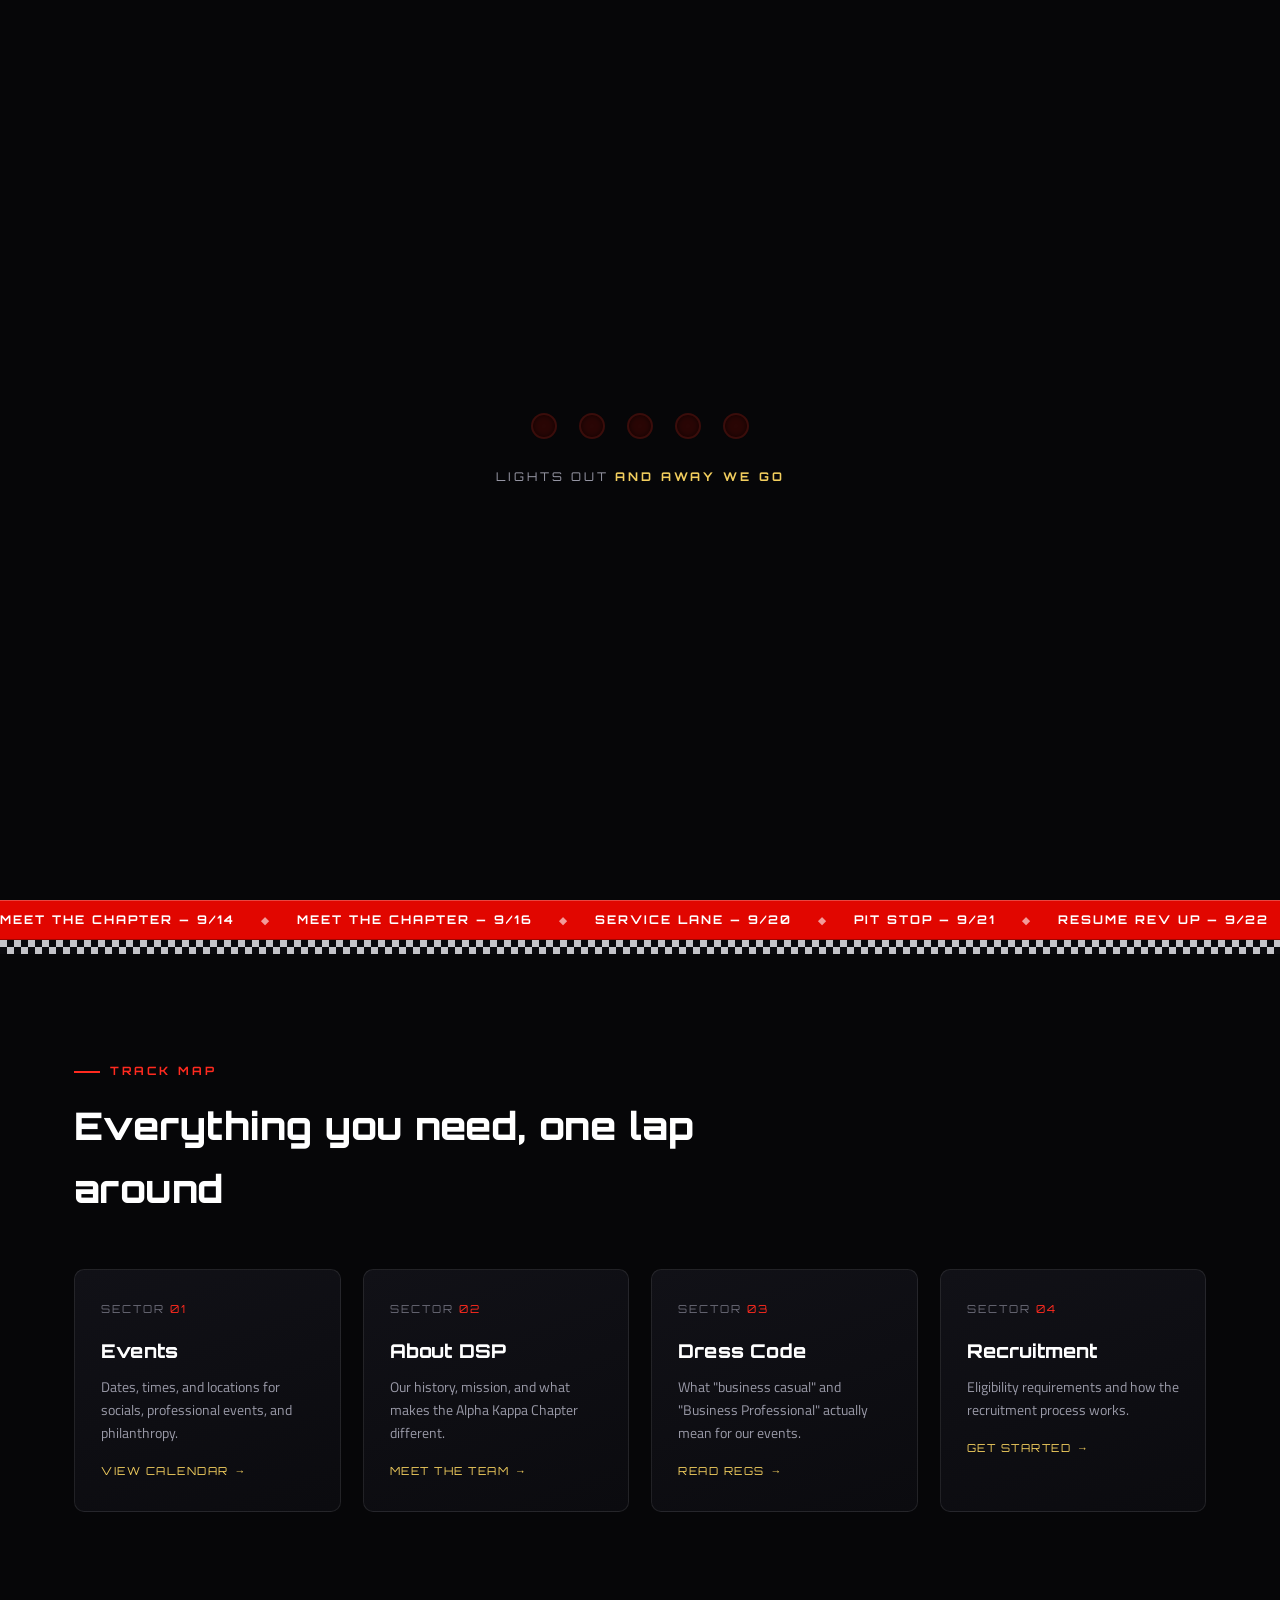
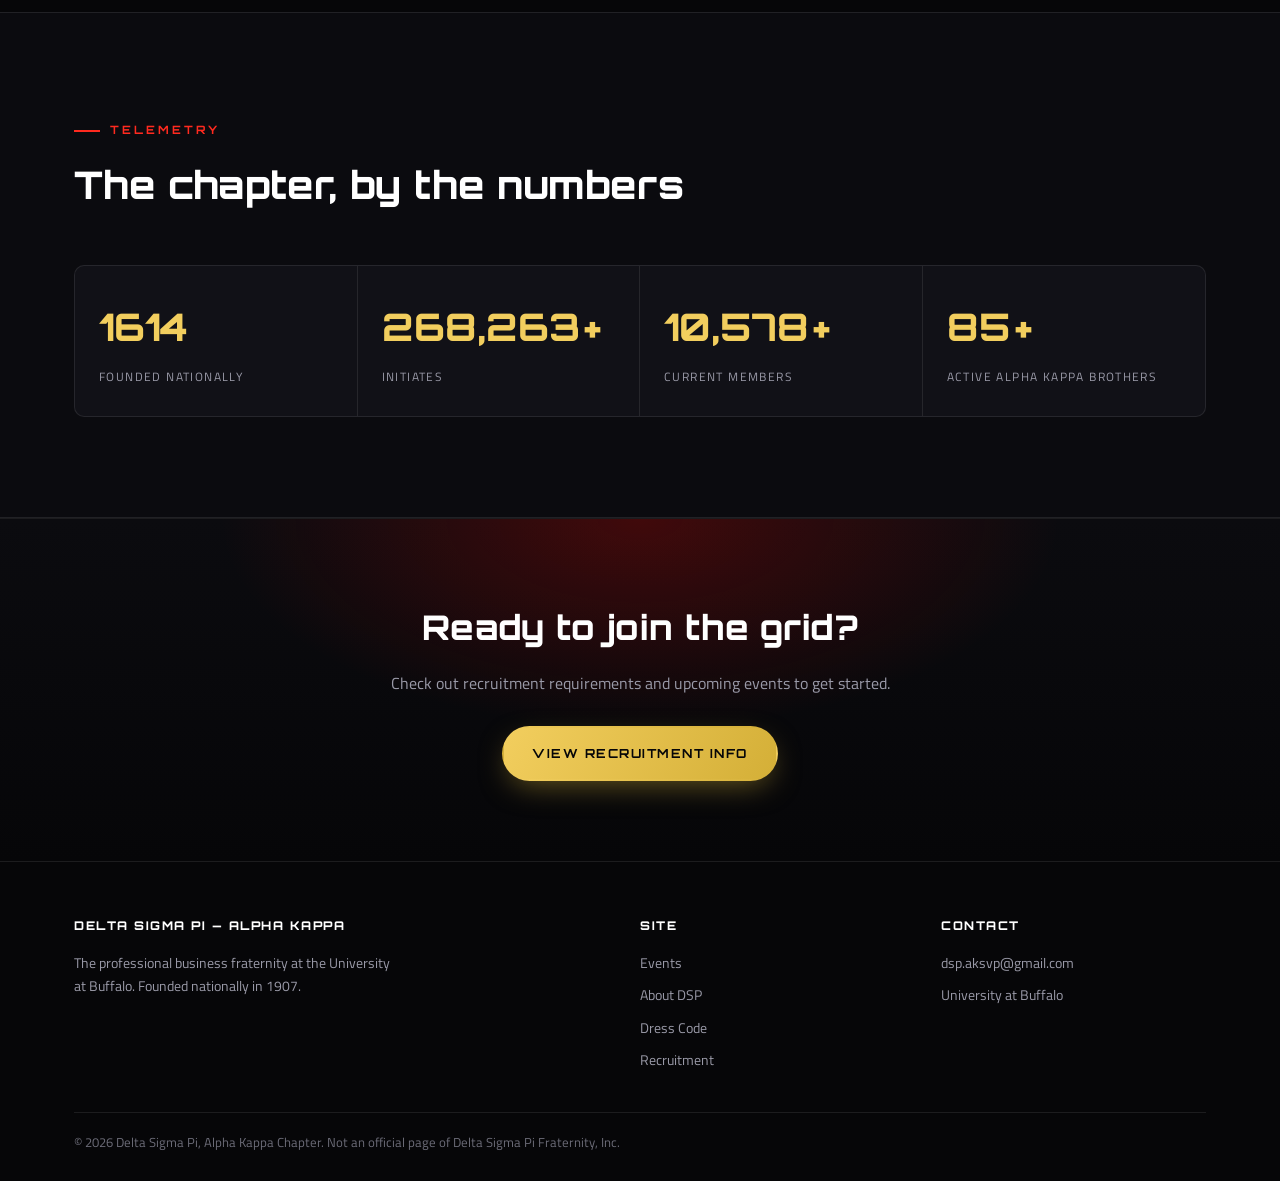
<file: index.html>
<!DOCTYPE html>
<html lang="en">
<head>
<meta charset="UTF-8" />
<meta name="viewport" content="width=device-width, initial-scale=1.0" />
<title>Delta Sigma Pi — Alpha Kappa Chapter | University at Buffalo</title>
<meta name="description" content="Official site of the Alpha Kappa Chapter of Delta Sigma Pi at the University at Buffalo. Find events, learn about our chapter, dress code guidance, and recruitment info." />
<link rel="preconnect" href="https://fonts.googleapis.com" />
<link rel="preconnect" href="https://fonts.gstatic.com" crossorigin />
<link href="https://fonts.googleapis.com/css2?family=Orbitron:wght@600;700;800;900&family=Titillium+Web:wght@300;400;600;700;900&display=swap" rel="stylesheet" />
<link rel="stylesheet" href="css/styles.css" />
</head>
<body>

<div class="lights-out" aria-hidden="true">
  <div class="rig">
    <div class="bulb"></div>
    <div class="bulb"></div>
    <div class="bulb"></div>
    <div class="bulb"></div>
    <div class="bulb"></div>
  </div>
  <div class="caption">Lights out <strong>and away we go</strong></div>
</div>

<div class="launch-fx" aria-hidden="true">
  <div class="flash"></div>
  <span class="streak s1"></span>
  <span class="streak s2"></span>
  <span class="streak s3"></span>
  <div class="title-flash">Race to Success</div>
</div>

<header class="site-header">
  <div class="container nav">
    <a class="brand" href="index.html">
      <span class="brand-mark">ΔΣΠ</span>
      <span class="brand-text">
        <span class="line1">DELTA SIGMA PI</span>
        <span class="line2">Alpha Kappa · University at Buffalo</span>
      </span>
    </a>
    <button class="nav-toggle" aria-label="Toggle navigation" aria-expanded="false">
      <span></span><span></span><span></span>
    </button>
    <ul class="nav-links">
      <li><a href="index.html" aria-current="page">Home</a></li>
      <li><a href="events.html">Events</a></li>
      <li><a href="about.html">About DSP</a></li>
      <li><a href="dress-code.html">Dress Code</a></li>
      <li><a href="recruitment.html">Recruitment</a></li>
    </ul>
  </div>
</header>

<section class="hero">
  <div class="speed-lines"><span></span><span></span><span></span><span></span><span></span></div>
  <div class="container hero-inner">
    <span class="eyebrow hero-punch-in"><span class="dot"></span> Fall 2026 Recruitment &middot; Alpha Kappa Chapter</span>
    <h1 class="hero-punch-in">Race to <span class="accent">Success.</span></h1>
    <p class="lead hero-punch-in">Delta Sigma Pi at UB — where business students train like a pit crew: precise, prepared, and always pushing for the podium. This fall, the grid is open. Find events, learn the chapter, and see what it takes to join.</p>
    <div class="hero-actions hero-punch-in">
      <a class="btn btn-red" href="events.html">Race Calendar →</a>
      <a class="btn btn-outline" href="recruitment.html">Join the Grid</a>
    </div>
  </div>
</section>

<div class="ticker">
  <div class="ticker-track">
    <span>Meet the Chapter — 9/14</span>
    <span>Meet the Chapter — 9/16</span>
    <span>Service Lane — 9/20</span>
    <span>Pit Stop — 9/21</span>
    <span>Resume Rev Up — 9/22</span>
    <span>Fast Track — 9/23</span>
    <span>Victory Lap — 9/24</span>
    <span>Grand Prix — 9/25 · Invite Only</span>
    <span>Meet the Chapter — 9/14</span>
    <span>Meet the Chapter — 9/16</span>
    <span>Service Lane — 9/20</span>
    <span>Pit Stop — 9/21</span>
    <span>Resume Rev Up — 9/22</span>
    <span>Fast Track — 9/23</span>
    <span>Victory Lap — 9/24</span>
    <span>Grand Prix — 9/25 · Invite Only</span>
  </div>
</div>
<div class="checker-strip"></div>

<section>
  <div class="container">
    <div class="section-head" data-reveal>
      <span class="kicker">Track Map</span>
      <h2>Everything you need, one lap around</h2>
    </div>
    <div class="sector-grid" data-reveal-group>
      <a class="sector-card" href="events.html" data-reveal>
        <div class="num">SECTOR <span>01</span></div>
        <h3>Events</h3>
        <p>Dates, times, and locations for socials, professional events, and philanthropy.</p>
        <span class="go">View calendar <span class="arrow">→</span></span>
      </a>
      <a class="sector-card" href="about.html" data-reveal>
        <div class="num">SECTOR <span>02</span></div>
        <h3>About DSP</h3>
        <p>Our history, mission, and what makes the Alpha Kappa Chapter different.</p>
        <span class="go">Meet the team <span class="arrow">→</span></span>
      </a>
      <a class="sector-card" href="dress-code.html" data-reveal>
        <div class="num">SECTOR <span>03</span></div>
        <h3>Dress Code</h3>
        <p>What "business casual" and "Business Professional" actually mean for our events.</p>
        <span class="go">Read regs <span class="arrow">→</span></span>
      </a>
      <a class="sector-card" href="recruitment.html" data-reveal>
        <div class="num">SECTOR <span>04</span></div>
        <h3>Recruitment</h3>
        <p>Eligibility requirements and how the recruitment process works.</p>
        <span class="go">Get started <span class="arrow">→</span></span>
      </a>
    </div>
  </div>
</section>

<section class="alt">
  <div class="container">
    <div class="section-head" data-reveal>
      <span class="kicker">Telemetry</span>
      <h2>The chapter, by the numbers</h2>
    </div>
    <div class="stat-band" data-reveal>
      <div class="stat-cell">
        <div class="value"><span data-counter="1907" data-decimals="0" data-group="false"></span></div>
        <div class="label">Founded Nationally</div>
      </div>
      <div class="stat-cell">
        <div class="value"><span data-counter="317000" data-decimals="0"></span>+</div>
        <div class="label">Initiates</div>
      </div>
      <div class="stat-cell">
        <div class="value"><span data-counter="12500" data-decimals="0"></span>+</div>
        <div class="label">Current Members</div>
      </div>
      <div class="stat-cell">
        <div class="value"><span data-counter="100" data-decimals="0"></span>+</div>
        <div class="label">Active Alpha Kappa Brothers</div>
      </div>
    </div>
  </div>
</section>

<section class="cta-band">
  <div class="container">
    <h2 data-reveal>Ready to join the grid?</h2>
    <p data-reveal>Check out recruitment requirements and upcoming events to get started.</p>
    <a class="btn btn-gold" href="recruitment.html" data-reveal>View Recruitment Info</a>
  </div>
</section>

<footer class="site-footer">
  <div class="container">
    <div class="footer-grid">
      <div>
        <h4>Delta Sigma Pi — Alpha Kappa</h4>
        <p style="max-width:320px;">The professional business fraternity at the University at Buffalo. Founded nationally in 1907.</p>
      </div>
      <div>
        <h4>Site</h4>
        <ul>
          <li><a href="events.html">Events</a></li>
          <li><a href="about.html">About DSP</a></li>
          <li><a href="dress-code.html">Dress Code</a></li>
          <li><a href="recruitment.html">Recruitment</a></li>
        </ul>
      </div>
      <div>
        <h4>Contact</h4>
        <ul>
          <li><a href="mailto:dsp.aksvp@gmail.com">dsp.aksvp@gmail.com</a></li>
          <li>University at Buffalo</li>
        </ul>
      </div>
    </div>
    <div class="footer-bottom">
      <span>&copy; <span data-year></span> Delta Sigma Pi, Alpha Kappa Chapter. Not an official page of Delta Sigma Pi Fraternity, Inc.</span>
    </div>
  </div>
</footer>

<button class="scroll-top" aria-label="Scroll to top">↑</button>

<script src="js/script.js"></script>
</body>
</html>
</file>
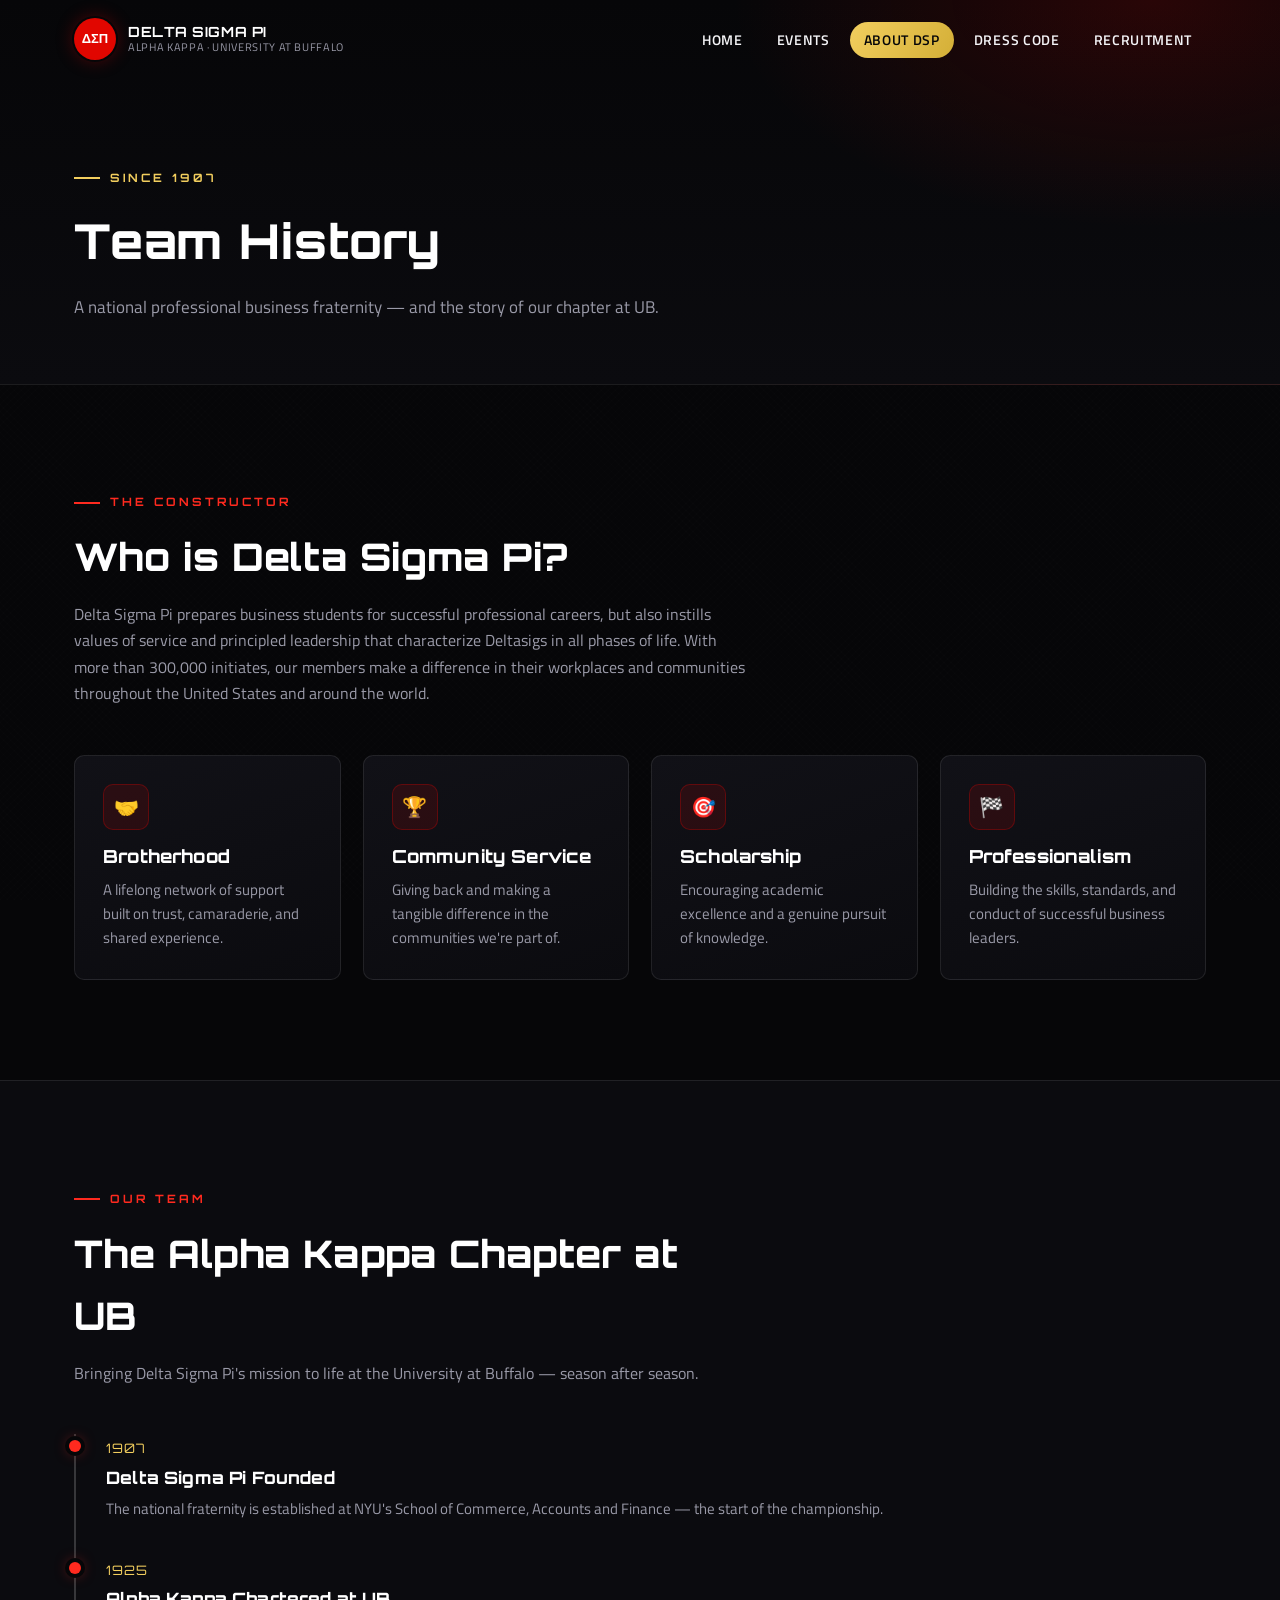
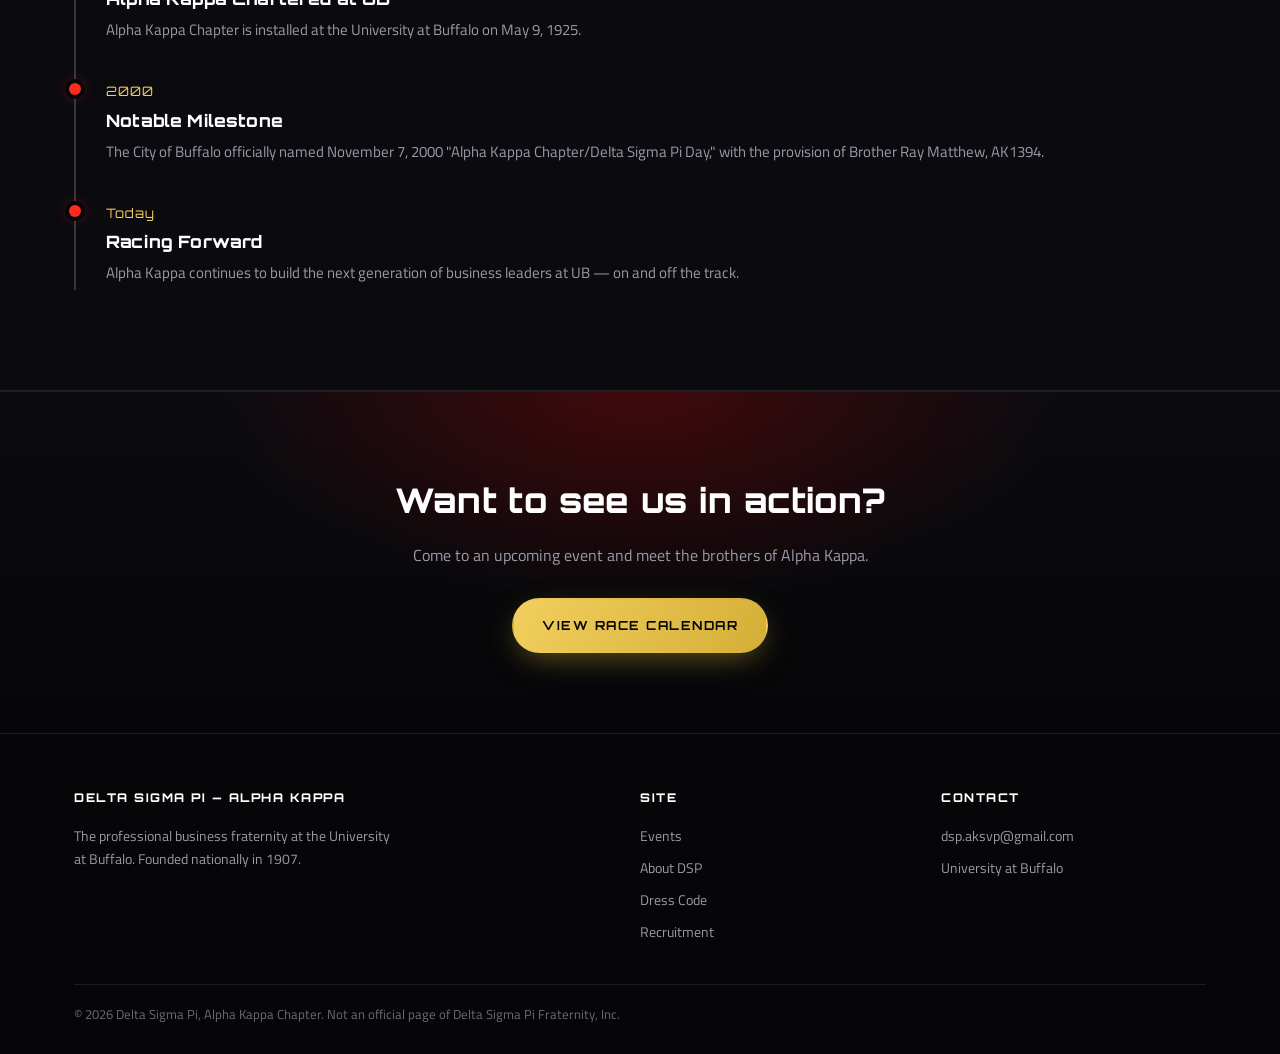
<file: about.html>
<!DOCTYPE html>
<html lang="en">
<head>
<meta charset="UTF-8" />
<meta name="viewport" content="width=device-width, initial-scale=1.0" />
<title>Team History | Delta Sigma Pi — Alpha Kappa Chapter</title>
<meta name="description" content="Learn about Delta Sigma Pi's history and mission, and about the Alpha Kappa Chapter at the University at Buffalo." />
<link rel="preconnect" href="https://fonts.googleapis.com" />
<link rel="preconnect" href="https://fonts.gstatic.com" crossorigin />
<link href="https://fonts.googleapis.com/css2?family=Orbitron:wght@600;700;800;900&family=Titillium+Web:wght@300;400;600;700;900&display=swap" rel="stylesheet" />
<link rel="stylesheet" href="css/styles.css" />
</head>
<body>

<header class="site-header">
  <div class="container nav">
    <a class="brand" href="index.html">
      <span class="brand-mark">ΔΣΠ</span>
      <span class="brand-text">
        <span class="line1">DELTA SIGMA PI</span>
        <span class="line2">Alpha Kappa · University at Buffalo</span>
      </span>
    </a>
    <button class="nav-toggle" aria-label="Toggle navigation" aria-expanded="false">
      <span></span><span></span><span></span>
    </button>
    <ul class="nav-links">
      <li><a href="index.html">Home</a></li>
      <li><a href="events.html">Events</a></li>
      <li><a href="about.html" aria-current="page">About DSP</a></li>
      <li><a href="dress-code.html">Dress Code</a></li>
      <li><a href="recruitment.html">Recruitment</a></li>
    </ul>
  </div>
</header>

<section class="page-header">
  <div class="container">
    <span class="kicker">Since 1907</span>
    <h1>Team History</h1>
    <p>A national professional business fraternity — and the story of our chapter at UB.</p>
  </div>
</section>

<section>
  <div class="container">
    <div class="section-head" data-reveal>
      <span class="kicker">The Constructor</span>
      <h2>Who is Delta Sigma Pi?</h2>
      <p>Delta Sigma Pi prepares business students for successful professional careers, but also instills values of service and principled leadership that characterize Deltasigs in all phases of life. With more than 300,000 initiates, our members make a difference in their workplaces and communities throughout the United States and around the world.</p>
    </div>
    <div class="grid grid-4" data-reveal-group>
      <div class="card" data-reveal>
        <div class="icon-badge">🤝</div>
        <h3>Brotherhood</h3>
        <p>A lifelong network of support built on trust, camaraderie, and shared experience.</p>
      </div>
      <div class="card" data-reveal>
        <div class="icon-badge">🏆</div>
        <h3>Community Service</h3>
        <p>Giving back and making a tangible difference in the communities we're part of.</p>
      </div>
      <div class="card" data-reveal>
        <div class="icon-badge">🎯</div>
        <h3>Scholarship</h3>
        <p>Encouraging academic excellence and a genuine pursuit of knowledge.</p>
      </div>
      <div class="card" data-reveal>
        <div class="icon-badge">🏁</div>
        <h3>Professionalism</h3>
        <p>Building the skills, standards, and conduct of successful business leaders.</p>
      </div>
    </div>
  </div>
</section>

<section class="alt">
  <div class="container">
    <div class="section-head" data-reveal>
      <span class="kicker">Our Team</span>
      <h2>The Alpha Kappa Chapter at UB</h2>
      <p>Bringing Delta Sigma Pi's mission to life at the University at Buffalo — season after season.</p>
    </div>

    <ol class="timeline" data-reveal>
      <li>
        <span class="yr">1907</span>
        <h3>Delta Sigma Pi Founded</h3>
        <p>The national fraternity is established at NYU's School of Commerce, Accounts and Finance — the start of the championship.</p>
      </li>
      <li>
        <span class="yr">1925</span>
        <h3>Alpha Kappa Chartered at UB</h3>
        <p>Alpha Kappa Chapter is installed at the University at Buffalo on May 9, 1925.</p>
      </li>
      <li>
        <span class="yr">2000</span>
        <h3>Notable Milestone</h3>
        <p>The City of Buffalo officially named November 7, 2000 "Alpha Kappa Chapter/Delta Sigma Pi Day," with the provision of Brother Ray Matthew, AK1394.</p>
      </li>
      <li>
        <span class="yr">Today</span>
        <h3>Racing Forward</h3>
        <p>Alpha Kappa continues to build the next generation of business leaders at UB — on and off the track.</p>
      </li>
    </ol>
  </div>
</section>

<section class="cta-band">
  <div class="container">
    <h2 data-reveal>Want to see us in action?</h2>
    <p data-reveal>Come to an upcoming event and meet the brothers of Alpha Kappa.</p>
    <a class="btn btn-gold" href="events.html" data-reveal>View Race Calendar</a>
  </div>
</section>

<footer class="site-footer">
  <div class="container">
    <div class="footer-grid">
      <div>
        <h4>Delta Sigma Pi — Alpha Kappa</h4>
        <p style="max-width:320px;">The professional business fraternity at the University at Buffalo. Founded nationally in 1907.</p>
      </div>
      <div>
        <h4>Site</h4>
        <ul>
          <li><a href="events.html">Events</a></li>
          <li><a href="about.html">About DSP</a></li>
          <li><a href="dress-code.html">Dress Code</a></li>
          <li><a href="recruitment.html">Recruitment</a></li>
        </ul>
      </div>
      <div>
        <h4>Contact</h4>
        <ul>
          <li><a href="mailto:dsp.aksvp@gmail.com">dsp.aksvp@gmail.com</a></li>
          <li>University at Buffalo</li>
        </ul>
      </div>
    </div>
    <div class="footer-bottom">
      <span>&copy; <span data-year></span> Delta Sigma Pi, Alpha Kappa Chapter. Not an official page of Delta Sigma Pi Fraternity, Inc.</span>
    </div>
  </div>
</footer>

<button class="scroll-top" aria-label="Scroll to top">↑</button>

<script src="js/script.js"></script>
</body>
</html>
</file>
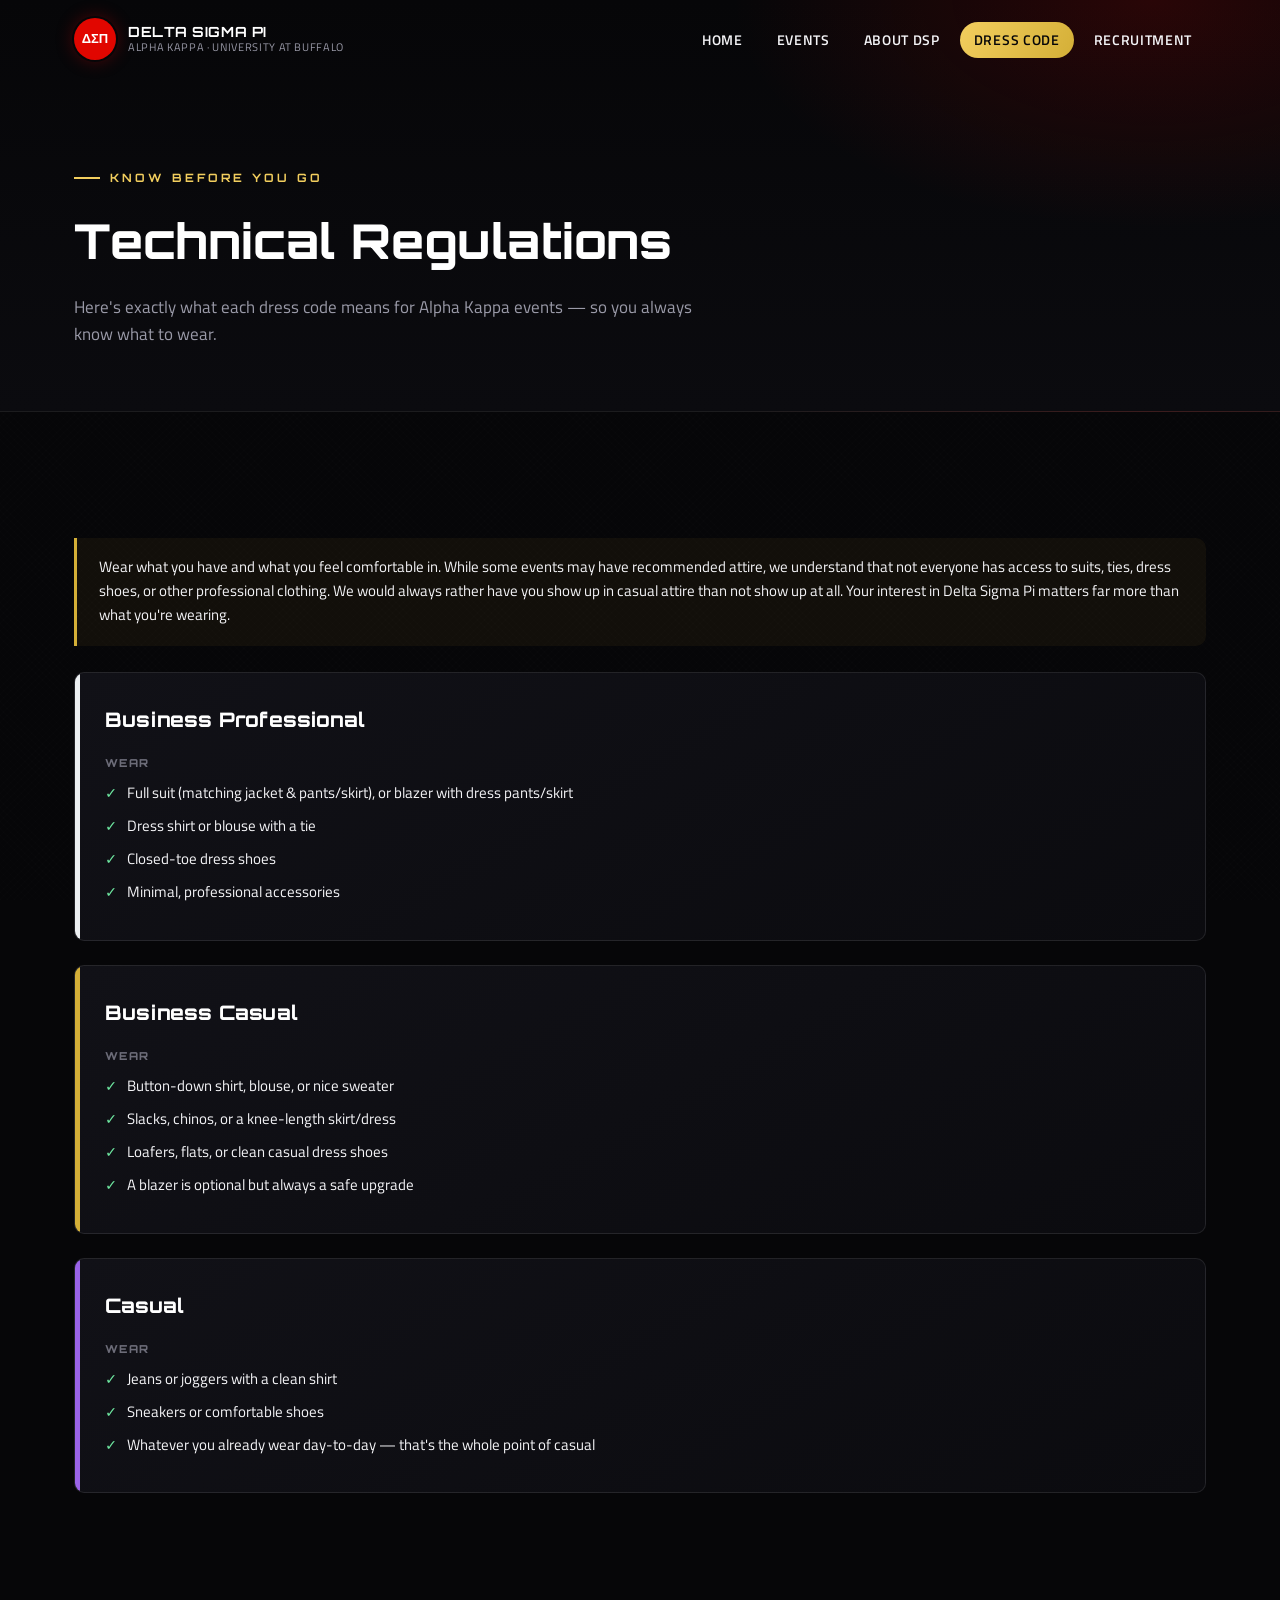
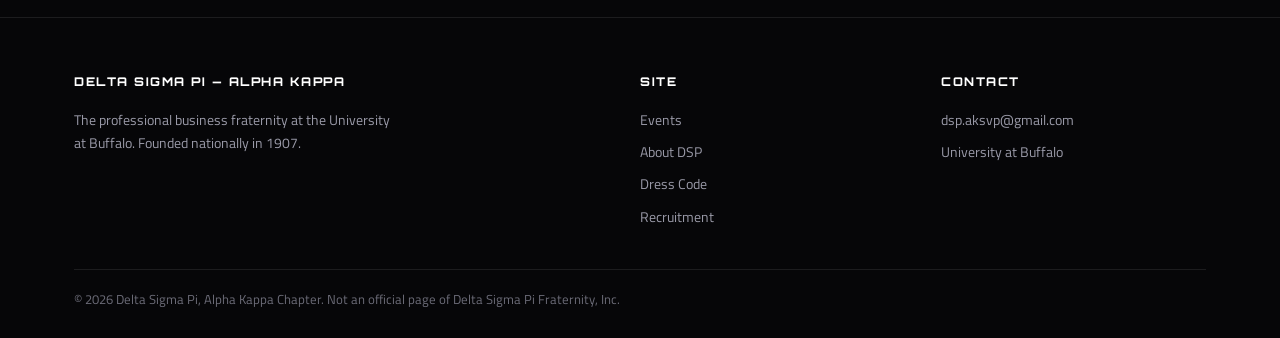
<file: dress-code.html>
<!DOCTYPE html>
<html lang="en">
<head>
<meta charset="UTF-8" />
<meta name="viewport" content="width=device-width, initial-scale=1.0" />
<title>Technical Regulations | Delta Sigma Pi — Alpha Kappa Chapter</title>
<meta name="description" content="What business professional, business casual, and casual actually mean for Alpha Kappa Chapter events." />
<link rel="preconnect" href="https://fonts.googleapis.com" />
<link rel="preconnect" href="https://fonts.gstatic.com" crossorigin />
<link href="https://fonts.googleapis.com/css2?family=Orbitron:wght@600;700;800;900&family=Titillium+Web:wght@300;400;600;700;900&display=swap" rel="stylesheet" />
<link rel="stylesheet" href="css/styles.css" />
</head>
<body>

<header class="site-header">
  <div class="container nav">
    <a class="brand" href="index.html">
      <span class="brand-mark">ΔΣΠ</span>
      <span class="brand-text">
        <span class="line1">DELTA SIGMA PI</span>
        <span class="line2">Alpha Kappa · University at Buffalo</span>
      </span>
    </a>
    <button class="nav-toggle" aria-label="Toggle navigation" aria-expanded="false">
      <span></span><span></span><span></span>
    </button>
    <ul class="nav-links">
      <li><a href="index.html">Home</a></li>
      <li><a href="events.html">Events</a></li>
      <li><a href="about.html">About DSP</a></li>
      <li><a href="dress-code.html" aria-current="page">Dress Code</a></li>
      <li><a href="recruitment.html">Recruitment</a></li>
    </ul>
  </div>
</header>

<section class="page-header">
  <div class="container">
    <span class="kicker">Know Before You Go</span>
    <h1>Technical Regulations</h1>
    <p>Here's exactly what each dress code means for Alpha Kappa events — so you always know what to wear.</p>
  </div>
</section>

<section>
  <div class="container">

    <div class="callout" data-reveal>Wear what you have and what you feel comfortable in. While some events may have recommended attire, we understand that not everyone has access to suits, ties, dress shoes, or other professional clothing. We would always rather have you show up in casual attire than not show up at all. Your interest in Delta Sigma Pi matters far more than what you're wearing.</div>

    <div class="reg-card c-hard" id="business-professional" data-reveal>
      <div class="reg-head">
        <h3>Business Professional</h3>
      </div>
      <h4 class="wear-label">Wear</h4>
      <ul class="wear-list">
        <li>Full suit (matching jacket &amp; pants/skirt), or blazer with dress pants/skirt</li>
        <li>Dress shirt or blouse with a tie</li>
        <li>Closed-toe dress shoes</li>
        <li>Minimal, professional accessories</li>
      </ul>
    </div>

    <div class="reg-card c-medium" id="business-casual" data-reveal>
      <div class="reg-head">
        <h3>Business Casual</h3>
      </div>
      <h4 class="wear-label">Wear</h4>
      <ul class="wear-list">
        <li>Button-down shirt, blouse, or nice sweater</li>
        <li>Slacks, chinos, or a knee-length skirt/dress</li>
        <li>Loafers, flats, or clean casual dress shoes</li>
        <li>A blazer is optional but always a safe upgrade</li>
      </ul>
    </div>

    <div class="reg-card c-wet" id="casual" data-reveal>
      <div class="reg-head">
        <h3>Casual</h3>
      </div>
      <h4 class="wear-label">Wear</h4>
      <ul class="wear-list">
        <li>Jeans or joggers with a clean shirt</li>
        <li>Sneakers or comfortable shoes</li>
        <li>Whatever you already wear day-to-day — that's the whole point of casual</li>
      </ul>
    </div>

  </div>
</section>

<footer class="site-footer">
  <div class="container">
    <div class="footer-grid">
      <div>
        <h4>Delta Sigma Pi — Alpha Kappa</h4>
        <p style="max-width:320px;">The professional business fraternity at the University at Buffalo. Founded nationally in 1907.</p>
      </div>
      <div>
        <h4>Site</h4>
        <ul>
          <li><a href="events.html">Events</a></li>
          <li><a href="about.html">About DSP</a></li>
          <li><a href="dress-code.html">Dress Code</a></li>
          <li><a href="recruitment.html">Recruitment</a></li>
        </ul>
      </div>
      <div>
        <h4>Contact</h4>
        <ul>
          <li><a href="mailto:dsp.aksvp@gmail.com">dsp.aksvp@gmail.com</a></li>
          <li>University at Buffalo</li>
        </ul>
      </div>
    </div>
    <div class="footer-bottom">
      <span>&copy; <span data-year></span> Delta Sigma Pi, Alpha Kappa Chapter. Not an official page of Delta Sigma Pi Fraternity, Inc.</span>
    </div>
  </div>
</footer>

<button class="scroll-top" aria-label="Scroll to top">↑</button>

<script src="js/script.js"></script>
</body>
</html>
</file>
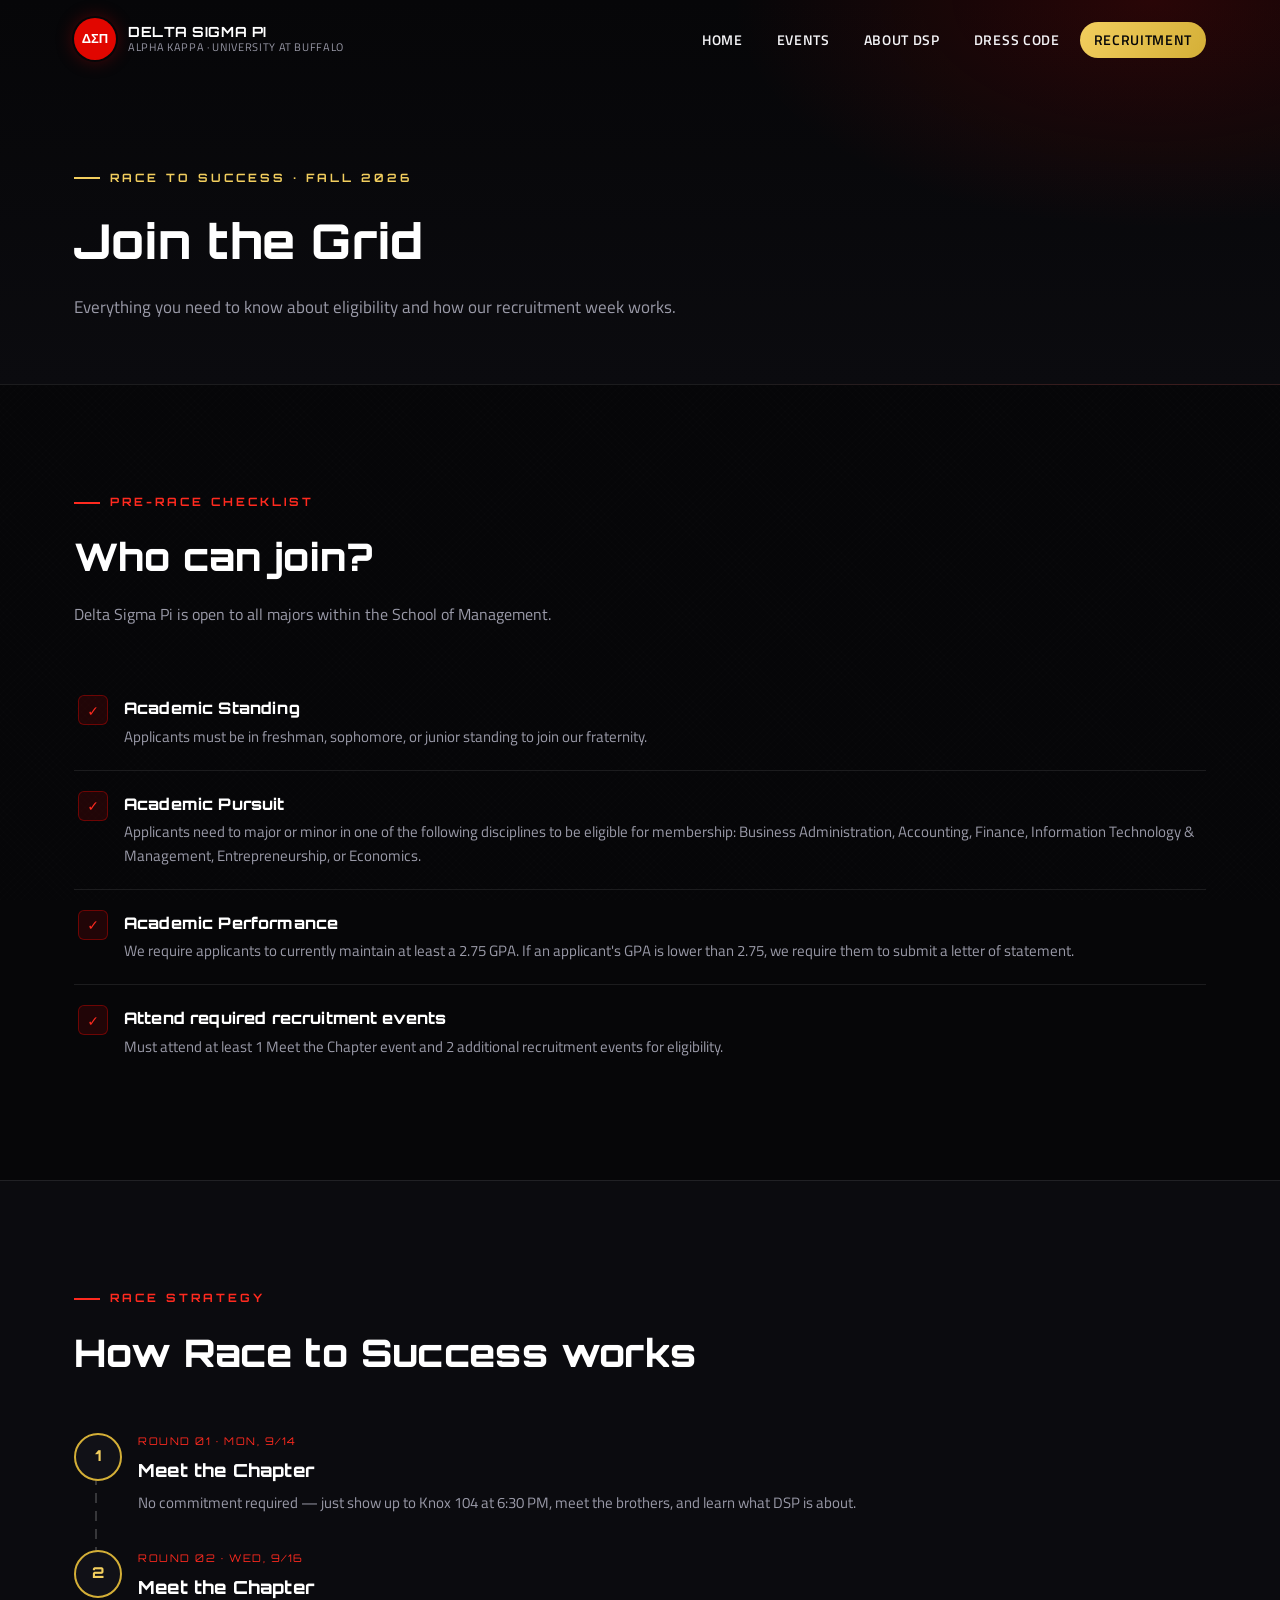
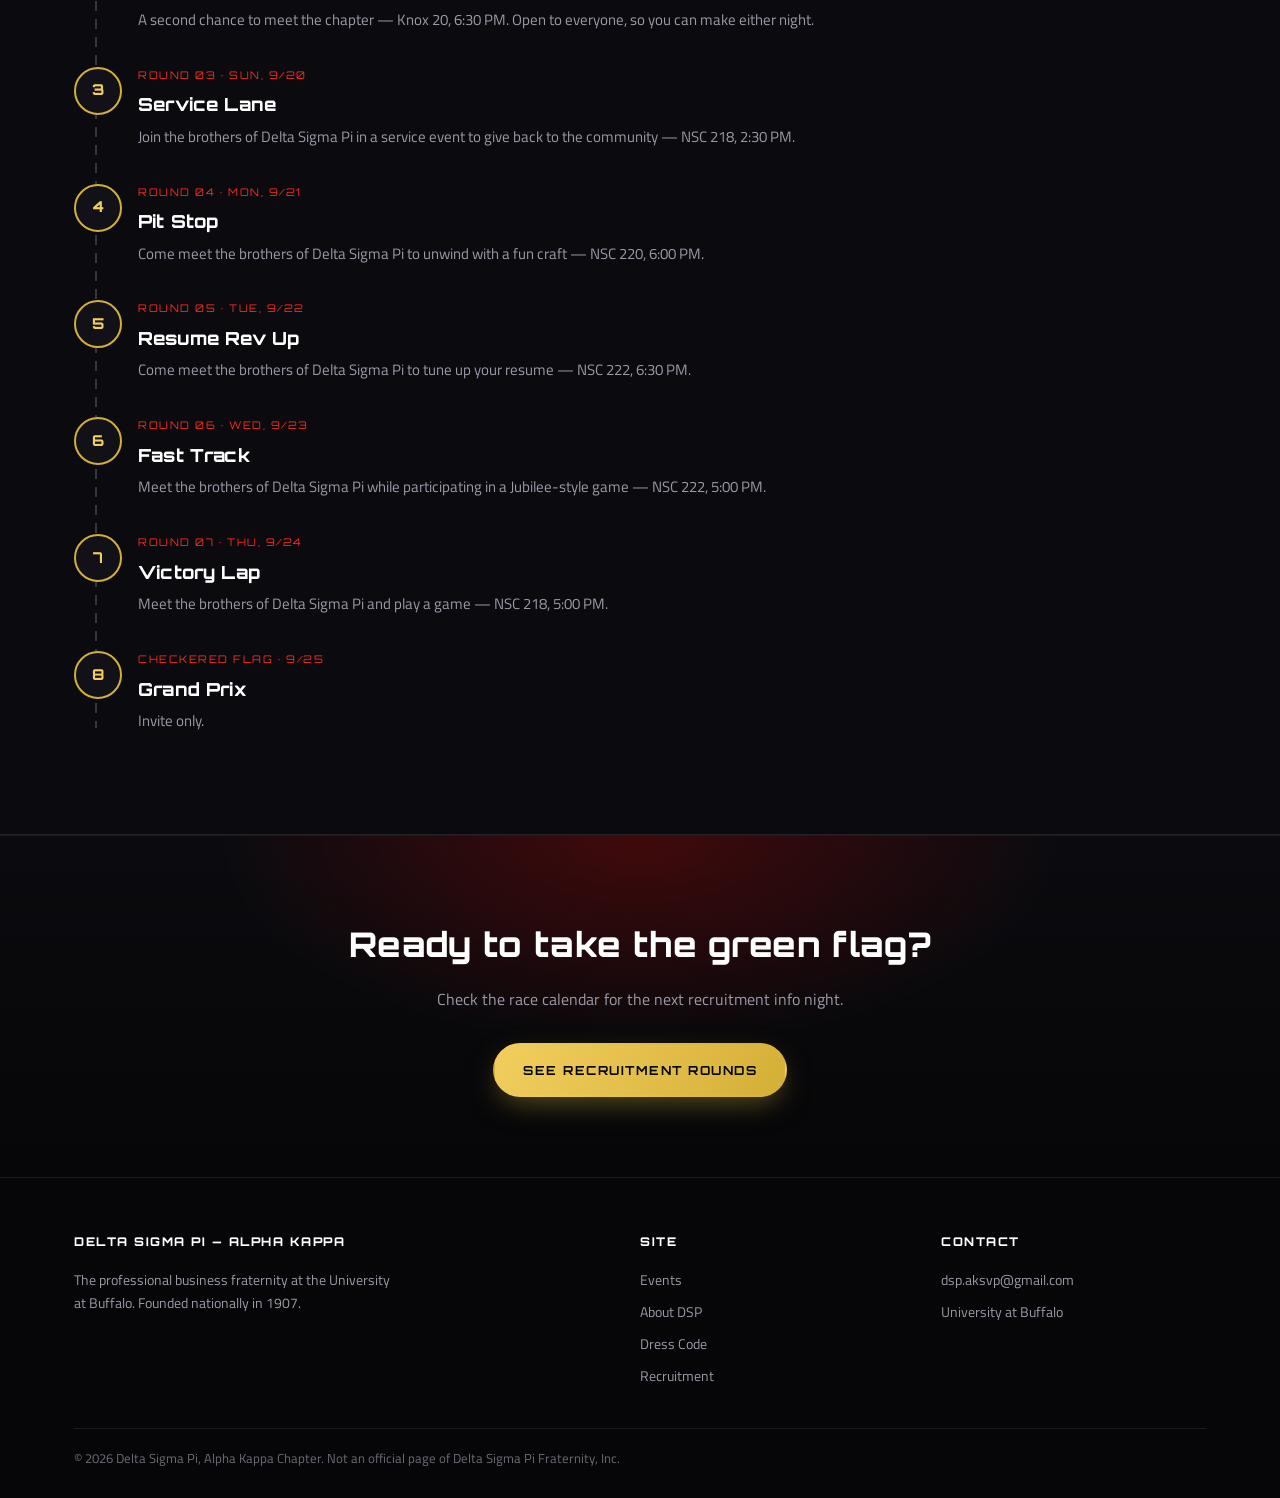
<file: recruitment.html>
<!DOCTYPE html>
<html lang="en">
<head>
<meta charset="UTF-8" />
<meta name="viewport" content="width=device-width, initial-scale=1.0" />
<title>Join the Grid | Delta Sigma Pi — Alpha Kappa Chapter</title>
<meta name="description" content="Eligibility requirements and the recruitment process for joining the Alpha Kappa Chapter of Delta Sigma Pi at the University at Buffalo." />
<link rel="preconnect" href="https://fonts.googleapis.com" />
<link rel="preconnect" href="https://fonts.gstatic.com" crossorigin />
<link href="https://fonts.googleapis.com/css2?family=Orbitron:wght@600;700;800;900&family=Titillium+Web:wght@300;400;600;700;900&display=swap" rel="stylesheet" />
<link rel="stylesheet" href="css/styles.css" />
</head>
<body>

<header class="site-header">
  <div class="container nav">
    <a class="brand" href="index.html">
      <span class="brand-mark">ΔΣΠ</span>
      <span class="brand-text">
        <span class="line1">DELTA SIGMA PI</span>
        <span class="line2">Alpha Kappa · University at Buffalo</span>
      </span>
    </a>
    <button class="nav-toggle" aria-label="Toggle navigation" aria-expanded="false">
      <span></span><span></span><span></span>
    </button>
    <ul class="nav-links">
      <li><a href="index.html">Home</a></li>
      <li><a href="events.html">Events</a></li>
      <li><a href="about.html">About DSP</a></li>
      <li><a href="dress-code.html">Dress Code</a></li>
      <li><a href="recruitment.html" aria-current="page">Recruitment</a></li>
    </ul>
  </div>
</header>

<section class="page-header">
  <div class="container">
    <span class="kicker">Race to Success · Fall 2026</span>
    <h1>Join the Grid</h1>
    <p>Everything you need to know about eligibility and how our recruitment week works.</p>
  </div>
</section>

<section>
  <div class="container">
    <div class="section-head" data-reveal>
      <span class="kicker">Pre-Race Checklist</span>
      <h2>Who can join?</h2>
      <p>Delta Sigma Pi is open to all majors within the School of Management.</p>
    </div>

    <ul class="req-list" data-reveal>
      <li>
        <span class="req-check">✓</span>
        <div>
          <h3>Academic Standing</h3>
          <p>Applicants must be in freshman, sophomore, or junior standing to join our fraternity.</p>
        </div>
      </li>
      <li>
        <span class="req-check">✓</span>
        <div>
          <h3>Academic Pursuit</h3>
          <p>Applicants need to major or minor in one of the following disciplines to be eligible for membership: Business Administration, Accounting, Finance, Information Technology &amp; Management, Entrepreneurship, or Economics.</p>
        </div>
      </li>
      <li>
        <span class="req-check">✓</span>
        <div>
          <h3>Academic Performance</h3>
          <p>We require applicants to currently maintain at least a 2.75 GPA. If an applicant's GPA is lower than 2.75, we require them to submit a letter of statement.</p>
        </div>
      </li>
      <li>
        <span class="req-check">✓</span>
        <div>
          <h3>Attend required recruitment events</h3>
          <p>Must attend at least 1 Meet the Chapter event and 2 additional recruitment events for eligibility.</p>
        </div>
      </li>
    </ul>
  </div>
</section>

<section class="alt">
  <div class="container">
    <div class="section-head" data-reveal>
      <span class="kicker">Race Strategy</span>
      <h2>How Race to Success works</h2>
    </div>

    <ol class="track" data-reveal>
      <li class="turn">
        <span class="tag-label">Round 01 · Mon, 9/14</span>
        <h3>Meet the Chapter</h3>
        <p>No commitment required — just show up to Knox 104 at 6:30 PM, meet the brothers, and learn what DSP is about.</p>
      </li>
      <li class="turn">
        <span class="tag-label">Round 02 · Wed, 9/16</span>
        <h3>Meet the Chapter</h3>
        <p>A second chance to meet the chapter — Knox 20, 6:30 PM. Open to everyone, so you can make either night.</p>
      </li>
      <li class="turn">
        <span class="tag-label">Round 03 · Sun, 9/20</span>
        <h3>Service Lane</h3>
        <p>Join the brothers of Delta Sigma Pi in a service event to give back to the community — NSC 218, 2:30 PM.</p>
      </li>
      <li class="turn">
        <span class="tag-label">Round 04 · Mon, 9/21</span>
        <h3>Pit Stop</h3>
        <p>Come meet the brothers of Delta Sigma Pi to unwind with a fun craft — NSC 220, 6:00 PM.</p>
      </li>
      <li class="turn">
        <span class="tag-label">Round 05 · Tue, 9/22</span>
        <h3>Resume Rev Up</h3>
        <p>Come meet the brothers of Delta Sigma Pi to tune up your resume — NSC 222, 6:30 PM.</p>
      </li>
      <li class="turn">
        <span class="tag-label">Round 06 · Wed, 9/23</span>
        <h3>Fast Track</h3>
        <p>Meet the brothers of Delta Sigma Pi while participating in a Jubilee-style game — NSC 222, 5:00 PM.</p>
      </li>
      <li class="turn">
        <span class="tag-label">Round 07 · Thu, 9/24</span>
        <h3>Victory Lap</h3>
        <p>Meet the brothers of Delta Sigma Pi and play a game — NSC 218, 5:00 PM.</p>
      </li>
      <li class="turn">
        <span class="tag-label">Checkered Flag · 9/25</span>
        <h3>Grand Prix</h3>
        <p>Invite only.</p>
      </li>
    </ol>
  </div>
</section>

<section class="cta-band">
  <div class="container">
    <h2 data-reveal>Ready to take the green flag?</h2>
    <p data-reveal>Check the race calendar for the next recruitment info night.</p>
    <a class="btn btn-gold" href="events.html" data-reveal>See Recruitment Rounds</a>
  </div>
</section>

<footer class="site-footer">
  <div class="container">
    <div class="footer-grid">
      <div>
        <h4>Delta Sigma Pi — Alpha Kappa</h4>
        <p style="max-width:320px;">The professional business fraternity at the University at Buffalo. Founded nationally in 1907.</p>
      </div>
      <div>
        <h4>Site</h4>
        <ul>
          <li><a href="events.html">Events</a></li>
          <li><a href="about.html">About DSP</a></li>
          <li><a href="dress-code.html">Dress Code</a></li>
          <li><a href="recruitment.html">Recruitment</a></li>
        </ul>
      </div>
      <div>
        <h4>Contact</h4>
        <ul>
          <li><a href="mailto:dsp.aksvp@gmail.com">dsp.aksvp@gmail.com</a></li>
          <li>University at Buffalo</li>
        </ul>
      </div>
    </div>
    <div class="footer-bottom">
      <span>&copy; <span data-year></span> Delta Sigma Pi, Alpha Kappa Chapter. Not an official page of Delta Sigma Pi Fraternity, Inc.</span>
    </div>
  </div>
</footer>

<button class="scroll-top" aria-label="Scroll to top">↑</button>

<script src="js/script.js"></script>
</body>
</html>
</file>
<file: css/styles.css>
/* ============================================================
   Delta Sigma Pi — Alpha Kappa Chapter
   Theme: F1 / Grand Prix — carbon, race red, podium gold
   ============================================================ */

:root {
  --black: #060608;
  --carbon-1: #0b0b0f;
  --carbon-2: #111117;
  --carbon-3: #17171f;
  --line: rgba(255, 255, 255, 0.09);
  --line-bright: rgba(255, 255, 255, 0.18);

  --red: #e10600;
  --red-bright: #ff2a1f;
  --red-dark: #8f0400;

  --gold: #d4af37;
  --gold-bright: #f2ce5e;

  --purple: #7a3ecb;
  --purple-bright: #9a63e8;

  --white: #f4f4f7;
  --muted: #9a9aa8;
  --muted-dim: #6c6c78;

  --radius: 4px;
  --radius-lg: 10px;
  --max-width: 1180px;

  --ease: cubic-bezier(0.16, 1, 0.3, 1);
  --ease-snap: cubic-bezier(0.65, 0, 0.35, 1);
}

@view-transition { navigation: auto; }

* { box-sizing: border-box; }
html { scroll-behavior: smooth; }

@media (prefers-reduced-motion: reduce) {
  html { scroll-behavior: auto; }
  * { animation-duration: 0.01ms !important; animation-iteration-count: 1 !important; transition-duration: 0.01ms !important; scroll-behavior: auto !important; }
}

body {
  margin: 0;
  background: var(--black);
  color: var(--white);
  font-family: "Titillium Web", "Segoe UI", system-ui, sans-serif;
  line-height: 1.65;
  overflow-x: hidden;
  position: relative;
}

/* subtle carbon-fiber weave across the whole page */
body::before {
  content: "";
  position: fixed;
  inset: 0;
  z-index: 0;
  pointer-events: none;
  background-image:
    repeating-linear-gradient(45deg, rgba(255,255,255,0.015) 0px, rgba(255,255,255,0.015) 1px, transparent 1px, transparent 5px),
    repeating-linear-gradient(-45deg, rgba(255,255,255,0.015) 0px, rgba(255,255,255,0.015) 1px, transparent 1px, transparent 5px);
  opacity: 0.5;
}

img { max-width: 100%; display: block; }
a { color: var(--gold-bright); text-decoration: none; }

h1, h2, h3, h4 {
  font-family: "Orbitron", "Titillium Web", sans-serif;
  font-weight: 800;
  letter-spacing: 0.01em;
  margin: 0;
  color: #fff;
}

.container {
  max-width: var(--max-width);
  margin: 0 auto;
  padding: 0 24px;
  position: relative;
  z-index: 1;
}

.mono { font-family: "Titillium Web", monospace; letter-spacing: 0.08em; }

/* ---------- Reveal-on-scroll ---------- */

[data-reveal] {
  opacity: 0;
  transform: translateY(28px);
  transition: opacity 0.7s var(--ease), transform 0.7s var(--ease);
}
[data-reveal].is-visible { opacity: 1; transform: translateY(0); }
[data-reveal-group] > * { transition-delay: calc(var(--i, 0) * 90ms); }

/* ---------- Lights-out preloader ---------- */

.lights-out {
  position: fixed;
  inset: 0;
  z-index: 999;
  background: var(--black);
  display: flex;
  flex-direction: column;
  align-items: center;
  justify-content: center;
  gap: 28px;
  transition: opacity 0.6s var(--ease), visibility 0.6s;
}
.lights-out.hide { opacity: 0; visibility: hidden; pointer-events: none; }

.lights-out .rig { display: flex; gap: 22px; }

.lights-out .bulb {
  width: 26px;
  height: 26px;
  border-radius: 50%;
  background: #2a0605;
  border: 2px solid #3a0d0b;
  box-shadow: inset 0 0 6px rgba(0,0,0,0.6);
  transition: background 0.15s, box-shadow 0.15s;
}
.lights-out .bulb.on {
  background: var(--red-bright);
  box-shadow: 0 0 22px 6px rgba(255, 42, 31, 0.75), inset 0 0 8px rgba(255,255,255,0.4);
}

.lights-out .caption {
  font-family: "Orbitron", sans-serif;
  font-size: 12px;
  letter-spacing: 3px;
  color: var(--muted);
  text-transform: uppercase;
}
.lights-out .caption strong { color: var(--gold-bright); }

body.no-scroll { overflow: hidden; height: 100%; }

/* ---------- Launch FX: fires the instant lights go out ---------- */

.launch-fx {
  position: fixed;
  inset: 0;
  z-index: 1000;
  pointer-events: none;
  overflow: hidden;
}

.launch-fx .flash {
  position: absolute;
  inset: 0;
  background: radial-gradient(circle at 50% 45%, #fff, rgba(255,255,255,0) 62%);
  opacity: 0;
}
.launch-fx.fire .flash { animation: flashOut 0.55s ease-out forwards; }

.launch-fx .streak {
  position: absolute;
  left: 0;
  width: 34%;
  background: linear-gradient(90deg, transparent, rgba(255,255,255,0.9), rgba(212,175,55,0.55), transparent);
  opacity: 0;
  filter: blur(1px);
}
.launch-fx.fire .streak { animation: streakSweep 0.65s cubic-bezier(0.6, 0, 0.2, 1) forwards; }
.launch-fx .streak.s1 { top: 14%; height: 7%; animation-delay: 0s; }
.launch-fx .streak.s2 { top: 47%; height: 10%; animation-delay: 0.06s; }
.launch-fx .streak.s3 { top: 78%; height: 6%; animation-delay: 0.12s; }

.launch-fx .title-flash {
  position: absolute;
  inset: 0;
  display: flex;
  align-items: center;
  justify-content: center;
  font-family: "Orbitron", sans-serif;
  font-weight: 900;
  letter-spacing: 5px;
  font-size: clamp(26px, 6vw, 62px);
  color: #fff;
  text-shadow: 0 0 40px rgba(255,255,255,0.85), 0 0 90px rgba(225,6,0,0.65);
  opacity: 0;
  transform: scale(0.85);
  text-align: center;
  padding: 0 20px;
}
.launch-fx.fire .title-flash { animation: titlePop 0.75s cubic-bezier(0.2, 0.8, 0.2, 1) forwards; }

@keyframes flashOut {
  0% { opacity: 0; }
  12% { opacity: 1; }
  100% { opacity: 0; }
}
@keyframes streakSweep {
  0% { transform: translateX(-120%) skewX(-12deg); opacity: 0; }
  10% { opacity: 1; }
  100% { transform: translateX(220%) skewX(-12deg); opacity: 0; }
}
@keyframes titlePop {
  0% { opacity: 0; transform: scale(0.85); }
  28% { opacity: 1; transform: scale(1.04); }
  55% { opacity: 1; transform: scale(1); }
  100% { opacity: 0; transform: scale(1.12); filter: blur(3px); }
}

/* ---------- Hero punch-in (synced to launch FX) ---------- */

.hero-punch-in {
  opacity: 0;
  transform: scale(1.07);
  filter: blur(10px);
  transition: opacity 0.7s var(--ease), transform 0.85s var(--ease), filter 0.8s var(--ease);
}
.hero-punch-in.show { opacity: 1; transform: scale(1); filter: blur(0); }

@media (prefers-reduced-motion: reduce) {
  .launch-fx { display: none; }
}

/* ---------- Header / Nav ---------- */

.site-header {
  position: fixed;
  top: 0;
  left: 0;
  right: 0;
  z-index: 60;
  padding: 18px 0;
  transition: background 0.35s var(--ease), padding 0.35s var(--ease), border-color 0.35s;
  border-bottom: 1px solid transparent;
}

.site-header.scrolled {
  background: rgba(6, 6, 8, 0.82);
  backdrop-filter: blur(14px) saturate(140%);
  -webkit-backdrop-filter: blur(14px) saturate(140%);
  padding: 12px 0;
  border-bottom-color: var(--line);
}

.nav { display: flex; align-items: center; justify-content: space-between; }

.brand { display: flex; align-items: center; gap: 12px; color: #fff; }

.brand-mark {
  width: 42px;
  height: 42px;
  border-radius: 50%;
  background: var(--red);
  color: #fff;
  display: flex;
  align-items: center;
  justify-content: center;
  font-family: "Orbitron", sans-serif;
  font-weight: 800;
  font-size: 13px;
  flex-shrink: 0;
  box-shadow: 0 0 0 2px var(--black), 0 0 18px rgba(225, 6, 0, 0.35);
}

.brand-text { display: flex; flex-direction: column; line-height: 1.25; }
.brand-text .line1 { font-family: "Orbitron", sans-serif; font-size: 14px; font-weight: 700; letter-spacing: 0.04em; }
.brand-text .line2 { font-size: 11px; font-weight: 400; color: var(--muted); letter-spacing: 0.06em; text-transform: uppercase; }

.nav-links { display: flex; gap: 6px; list-style: none; margin: 0; padding: 0; align-items: center; }

.nav-links a {
  color: var(--white);
  font-weight: 600;
  font-size: 13.5px;
  letter-spacing: 0.05em;
  text-transform: uppercase;
  padding: 8px 14px;
  border-radius: 999px;
  position: relative;
  transition: color 0.25s, background 0.25s;
}

.nav-links a:hover { color: var(--gold-bright); text-decoration: none; background: rgba(255,255,255,0.06); }

.nav-links a[aria-current="page"] {
  color: var(--black);
  background: linear-gradient(120deg, var(--gold-bright), var(--gold));
  text-decoration: none;
}

.nav-toggle {
  display: none;
  background: none;
  border: 1px solid var(--line-bright);
  border-radius: 8px;
  padding: 9px 11px;
  cursor: pointer;
}
.nav-toggle span { display: block; width: 20px; height: 2px; background: #fff; margin: 4px 0; transition: transform 0.3s, opacity 0.3s; }
.nav-toggle.open span:nth-child(1) { transform: translateY(6px) rotate(45deg); }
.nav-toggle.open span:nth-child(2) { opacity: 0; }
.nav-toggle.open span:nth-child(3) { transform: translateY(-6px) rotate(-45deg); }

@media (max-width: 860px) {
  .nav-toggle { display: block; }
  .nav-links {
    position: absolute;
    top: 100%;
    left: 16px;
    right: 16px;
    background: var(--carbon-2);
    border: 1px solid var(--line);
    border-radius: var(--radius-lg);
    flex-direction: column;
    align-items: stretch;
    gap: 0;
    margin-top: 10px;
    box-shadow: 0 20px 40px rgba(0,0,0,0.5);
    max-height: 0;
    overflow: hidden;
    opacity: 0;
    transition: max-height 0.3s var(--ease), opacity 0.3s;
    padding: 0 6px;
  }
  .nav-links.open { max-height: 420px; opacity: 1; padding: 8px 6px; }
  .nav-links a { display: block; padding: 13px 14px; border-radius: 8px; }
}

/* ---------- Marquee ticker ---------- */

.ticker {
  background: var(--red);
  color: #fff;
  overflow: hidden;
  white-space: nowrap;
  border-top: 1px solid rgba(255,255,255,0.25);
  border-bottom: 1px solid rgba(0,0,0,0.3);
  position: relative;
}
.ticker-track {
  display: inline-flex;
  align-items: center;
  animation: ticker 26s linear infinite;
  will-change: transform;
}
.ticker span {
  display: inline-flex;
  align-items: center;
  padding: 9px 0;
  font-family: "Orbitron", sans-serif;
  font-size: 12px;
  letter-spacing: 2px;
  text-transform: uppercase;
  font-weight: 700;
}
.ticker span::after { content: "◆"; margin: 0 26px; color: rgba(255,255,255,0.6); font-size: 10px; }
@keyframes ticker { from { transform: translateX(0); } to { transform: translateX(-50%); } }

/* ---------- Checkered divider ---------- */

.checker-strip {
  height: 14px;
  background: repeating-conic-gradient(#0b0b0f 0% 25%, #d9d9de 0% 50%) 0 0 / 14px 14px;
  opacity: 0.9;
}

/* ---------- Hero ---------- */

.hero {
  position: relative;
  min-height: 100vh;
  display: flex;
  align-items: center;
  padding: 150px 0 90px;
  background:
    radial-gradient(900px 500px at 85% -10%, rgba(225,6,0,0.18), transparent 60%),
    radial-gradient(700px 400px at 10% 110%, rgba(212,175,55,0.10), transparent 60%),
    linear-gradient(180deg, var(--black), var(--carbon-1) 60%, var(--carbon-2));
  overflow: hidden;
}

.hero .speed-lines {
  position: absolute;
  inset: 0;
  z-index: 0;
  overflow: hidden;
  opacity: 0.5;
  mask-image: linear-gradient(90deg, transparent, black 30%, black 70%, transparent);
}
.hero .speed-lines span {
  position: absolute;
  right: -20%;
  width: 160%;
  height: 1px;
  background: linear-gradient(90deg, transparent, rgba(255,255,255,0.35), transparent);
  animation: streak 3.6s linear infinite;
}
.hero .speed-lines span:nth-child(2) { top: 22%; animation-delay: -0.8s; opacity: 0.6; }
.hero .speed-lines span:nth-child(3) { top: 48%; animation-delay: -1.9s; opacity: 0.4; height: 2px; }
.hero .speed-lines span:nth-child(4) { top: 68%; animation-delay: -2.6s; opacity: 0.5; }
.hero .speed-lines span:nth-child(5) { top: 84%; animation-delay: -0.3s; opacity: 0.3; }
.hero .speed-lines span:nth-child(1) { top: 8%; }
@keyframes streak { from { transform: translateX(-30%); } to { transform: translateX(30%); } }

.hero-inner { position: relative; z-index: 1; }

.eyebrow {
  display: inline-flex;
  align-items: center;
  gap: 10px;
  color: var(--gold-bright);
  font-family: "Orbitron", sans-serif;
  font-weight: 700;
  letter-spacing: 3px;
  text-transform: uppercase;
  font-size: 11.5px;
  margin-bottom: 22px;
  padding: 7px 16px 7px 10px;
  border: 1px solid rgba(212,175,55,0.4);
  border-radius: 999px;
  background: rgba(212,175,55,0.06);
}
.eyebrow .dot {
  width: 7px; height: 7px; border-radius: 50%;
  background: var(--red-bright);
  box-shadow: 0 0 10px 2px rgba(255,42,31,0.8);
  animation: pulse-dot 1.6s ease-in-out infinite;
}
@keyframes pulse-dot { 0%,100% { opacity: 1; } 50% { opacity: 0.35; } }

.hero h1 {
  font-size: clamp(38px, 6.4vw, 74px);
  line-height: 1.04;
  margin: 0 0 22px;
  max-width: 16ch;
}
.hero h1 .accent {
  background: linear-gradient(100deg, var(--red-bright), var(--gold-bright));
  -webkit-background-clip: text;
  background-clip: text;
  color: transparent;
}

.hero p.lead {
  max-width: 560px;
  color: var(--muted);
  font-size: 18px;
  margin: 0 0 36px;
}

.hero-actions { display: flex; gap: 16px; flex-wrap: wrap; }

/* ---------- Buttons ---------- */

.btn {
  display: inline-flex;
  align-items: center;
  gap: 10px;
  padding: 15px 28px;
  border-radius: 999px;
  font-family: "Orbitron", sans-serif;
  font-weight: 700;
  font-size: 12.5px;
  letter-spacing: 1.5px;
  text-transform: uppercase;
  cursor: pointer;
  border: 2px solid transparent;
  transition: transform 0.3s var(--ease-snap), box-shadow 0.3s, background 0.3s, border-color 0.3s, color 0.3s;
  position: relative;
}
.btn:hover { transform: translateY(-3px); text-decoration: none; }
.btn:active { transform: translateY(-1px); }

.btn-red {
  background: linear-gradient(120deg, var(--red-bright), var(--red-dark));
  color: #fff;
  box-shadow: 0 10px 30px -8px rgba(225,6,0,0.6);
}
.btn-red:hover { box-shadow: 0 14px 36px -6px rgba(225,6,0,0.75); }

.btn-outline {
  background: transparent;
  border-color: var(--line-bright);
  color: #fff;
}
.btn-outline:hover { border-color: var(--gold-bright); color: var(--gold-bright); }

.btn-gold {
  background: linear-gradient(120deg, var(--gold-bright), var(--gold));
  color: var(--black);
  box-shadow: 0 10px 30px -8px rgba(212,175,55,0.5);
}
.btn-gold:hover { box-shadow: 0 14px 36px -6px rgba(212,175,55,0.65); }

/* ---------- Section shells ---------- */

section { padding: 100px 0; position: relative; }
section.tight { padding: 70px 0; }
section.alt { background: var(--carbon-1); border-top: 1px solid var(--line); border-bottom: 1px solid var(--line); }

.section-head { max-width: 680px; margin-bottom: 48px; }
.kicker {
  display: inline-flex;
  align-items: center;
  gap: 10px;
  color: var(--red-bright);
  font-family: "Orbitron", sans-serif;
  font-weight: 700;
  font-size: 11.5px;
  letter-spacing: 3px;
  text-transform: uppercase;
}
.kicker::before { content: ""; width: 26px; height: 2px; background: var(--red-bright); display: inline-block; }
.section-head h2 { margin: 14px 0 12px; font-size: clamp(26px, 3.6vw, 38px); }
.section-head p { color: var(--muted); margin: 0; font-size: 16px; }

/* ---------- Page header (non-home) ---------- */

.page-header {
  position: relative;
  padding: 160px 0 64px;
  background:
    radial-gradient(700px 380px at 90% 0%, rgba(225,6,0,0.16), transparent 60%),
    linear-gradient(180deg, var(--black), var(--carbon-1));
  border-bottom: 1px solid var(--line);
  overflow: hidden;
}
.page-header .kicker { color: var(--gold-bright); }
.page-header .kicker::before { background: var(--gold-bright); }
.page-header h1 { margin: 14px 0 12px; font-size: clamp(30px, 5vw, 48px); }
.page-header p { color: var(--muted); max-width: 640px; margin: 0; font-size: 16.5px; }
.page-header p a { border-bottom: 1px solid rgba(242,206,94,0.4); }

/* ---------- Sector cards (home quick links) ---------- */

.sector-grid { display: grid; grid-template-columns: repeat(4, 1fr); gap: 22px; }
@media (max-width: 980px) { .sector-grid { grid-template-columns: repeat(2, 1fr); } }
@media (max-width: 560px) { .sector-grid { grid-template-columns: 1fr; } }

.sector-card {
  position: relative;
  display: block;
  padding: 30px 26px 28px;
  background: linear-gradient(160deg, var(--carbon-2), var(--carbon-1));
  border: 1px solid var(--line);
  border-radius: var(--radius-lg);
  color: #fff;
  overflow: hidden;
  transition: transform 0.4s var(--ease), border-color 0.4s, box-shadow 0.4s;
  transform-style: preserve-3d;
}
.sector-card:hover {
  text-decoration: none;
  border-color: rgba(212,175,55,0.5);
  box-shadow: 0 20px 50px -20px rgba(0,0,0,0.7), 0 0 0 1px rgba(212,175,55,0.15);
}
.sector-card .num {
  font-family: "Orbitron", sans-serif;
  font-size: 11px;
  letter-spacing: 2px;
  color: var(--muted-dim);
  margin-bottom: 18px;
}
.sector-card .num span { color: var(--red-bright); }
.sector-card h3 { font-size: 19px; margin: 0 0 8px; }
.sector-card p { margin: 0; color: var(--muted); font-size: 14px; }
.sector-card .go {
  margin-top: 18px;
  display: inline-flex;
  align-items: center;
  gap: 6px;
  font-family: "Orbitron", sans-serif;
  font-size: 11px;
  letter-spacing: 1.5px;
  color: var(--gold-bright);
  text-transform: uppercase;
}
.sector-card .go .arrow { transition: transform 0.3s var(--ease-snap); }
.sector-card:hover .go .arrow { transform: translateX(5px); }

/* corner brackets, HUD-style */
.sector-card::before, .sector-card::after {
  content: "";
  position: absolute;
  width: 16px;
  height: 16px;
  border: 2px solid rgba(212,175,55,0);
  transition: border-color 0.4s, opacity 0.4s;
  opacity: 0;
}
.sector-card::before { top: 10px; left: 10px; border-right: none; border-bottom: none; }
.sector-card::after { bottom: 10px; right: 10px; border-left: none; border-top: none; }
.sector-card:hover::before, .sector-card:hover::after { border-color: var(--gold-bright); opacity: 1; }

/* ---------- Telemetry stat band ---------- */

.stat-band {
  display: grid;
  grid-template-columns: repeat(4, 1fr);
  border: 1px solid var(--line);
  border-radius: var(--radius-lg);
  overflow: hidden;
  background: var(--carbon-2);
}
@media (max-width: 760px) { .stat-band { grid-template-columns: repeat(2, 1fr); } }

.stat-cell {
  padding: 30px 24px;
  border-right: 1px solid var(--line);
  position: relative;
}
.stat-cell:last-child { border-right: none; }
.stat-cell .value {
  font-family: "Orbitron", sans-serif;
  font-size: clamp(28px, 3.4vw, 38px);
  font-weight: 800;
  color: var(--gold-bright);
  display: flex;
  align-items: baseline;
  gap: 4px;
}
.stat-cell .label {
  margin-top: 8px;
  font-size: 12px;
  letter-spacing: 1.4px;
  text-transform: uppercase;
  color: var(--muted);
}

/* ---------- Generic cards ---------- */

.grid { display: grid; gap: 22px; }
.grid-2 { grid-template-columns: repeat(2, 1fr); }
.grid-3 { grid-template-columns: repeat(3, 1fr); }
.grid-4 { grid-template-columns: repeat(4, 1fr); }
@media (max-width: 980px) { .grid-4 { grid-template-columns: repeat(2, 1fr); } }
@media (max-width: 900px) { .grid-3 { grid-template-columns: repeat(2, 1fr); } }
@media (max-width: 620px) { .grid-2, .grid-3, .grid-4 { grid-template-columns: 1fr; } }

.card {
  background: linear-gradient(160deg, var(--carbon-2), var(--carbon-1));
  border: 1px solid var(--line);
  border-radius: var(--radius-lg);
  padding: 28px;
  transition: border-color 0.35s, transform 0.35s var(--ease);
}
.card:hover { border-color: var(--line-bright); transform: translateY(-4px); }
.card h3 { margin: 12px 0 8px; font-size: 18px; }
.card p { margin: 0; color: var(--muted); font-size: 14.5px; }
.card p a { color: var(--gold-bright); }

.icon-badge {
  width: 46px;
  height: 46px;
  border-radius: 10px;
  background: rgba(225,6,0,0.12);
  border: 1px solid rgba(225,6,0,0.3);
  color: var(--red-bright);
  display: flex;
  align-items: center;
  justify-content: center;
  font-size: 20px;
}

/* ---------- Callout ---------- */

.callout {
  border-left: 3px solid var(--gold);
  background: rgba(212,175,55,0.06);
  padding: 18px 22px;
  border-radius: 0 var(--radius-lg) var(--radius-lg) 0;
  font-size: 14.5px;
  color: var(--white);
  margin: 26px 0;
}
.callout strong { color: var(--gold-bright); }

/* ============================================================
   Events / Race Calendar
   ============================================================ */

.round-card {
  display: grid;
  grid-template-columns: 96px 1fr auto;
  gap: 24px;
  align-items: center;
  background: linear-gradient(150deg, var(--carbon-2), var(--carbon-1));
  border: 1px solid var(--line);
  border-radius: var(--radius-lg);
  padding: 26px;
  margin-bottom: 18px;
  position: relative;
  overflow: hidden;
  transition: border-color 0.35s, transform 0.35s var(--ease);
}
.round-card:hover { border-color: rgba(212,175,55,0.4); transform: translateX(4px); }
.round-card::before {
  content: "";
  position: absolute;
  left: 0; top: 0; bottom: 0;
  width: 4px;
  background: linear-gradient(180deg, var(--red-bright), var(--gold));
}

@media (max-width: 720px) {
  .round-card { grid-template-columns: 1fr; text-align: left; }
  .round-card .round-date { flex-direction: row; gap: 10px; }
}

.round-num {
  font-family: "Orbitron", sans-serif;
  font-size: 11px;
  letter-spacing: 1.5px;
  color: var(--muted-dim);
  text-transform: uppercase;
}
.round-num span { color: var(--red-bright); font-size: 15px; }

.round-date {
  display: flex;
  flex-direction: column;
  align-items: center;
  justify-content: center;
  background: var(--black);
  border: 1px solid var(--line);
  border-radius: 8px;
  padding: 12px 6px;
  text-align: center;
}
.round-date .month { font-family: "Orbitron", sans-serif; font-size: 10.5px; letter-spacing: 1.5px; color: var(--gold-bright); text-transform: uppercase; }
.round-date .day { font-family: "Orbitron", sans-serif; font-size: 26px; font-weight: 800; line-height: 1.2; }

.round-body h3 { font-size: 19px; margin: 0 0 10px; }
.round-meta { display: flex; flex-wrap: wrap; gap: 16px; font-size: 13.5px; color: var(--muted); margin-bottom: 12px; }
.round-desc { color: var(--muted); font-size: 14px; max-width: 60ch; margin: 0 0 14px; }
.round-meta span { display: inline-flex; align-items: center; gap: 6px; }

.round-tags { display: flex; gap: 8px; flex-wrap: wrap; }

.tag {
  display: inline-flex;
  align-items: center;
  gap: 6px;
  font-family: "Orbitron", sans-serif;
  font-size: 10.5px;
  font-weight: 700;
  letter-spacing: 1px;
  text-transform: uppercase;
  padding: 6px 12px;
  border-radius: 999px;
  border: 1px solid var(--line-bright);
  background: rgba(255,255,255,0.03);
  color: var(--white);
}
.tag-open { border-color: rgba(60,200,120,0.4); color: #6ee7a0; background: rgba(60,200,120,0.08); }
.tag-members { border-color: rgba(122,62,203,0.5); color: var(--purple-bright); background: rgba(122,62,203,0.1); }
.tag-invite { border-color: rgba(212,175,55,0.55); color: var(--gold-bright); background: rgba(212,175,55,0.1); }
.tag a { color: inherit; }

.event-note {
  border: 1px dashed rgba(212,175,55,0.4);
  background: rgba(212,175,55,0.05);
  border-radius: var(--radius-lg);
  padding: 20px 24px;
  font-size: 14.5px;
  color: var(--white);
  margin-top: 28px;
}
.event-note code { background: rgba(255,255,255,0.08); padding: 2px 6px; border-radius: 4px; font-size: 13px; }

/* ============================================================
   Dress Code / Technical Regulations
   ============================================================ */

.reg-card {
  position: relative;
  border: 1px solid var(--line);
  border-radius: var(--radius-lg);
  padding: 30px 30px 26px;
  margin-bottom: 24px;
  background: linear-gradient(150deg, var(--carbon-2), var(--carbon-1));
  overflow: hidden;
}
.reg-card::before { content: ""; position: absolute; left: 0; top: 0; bottom: 0; width: 5px; }
.reg-card.c-hard::before { background: #eceff1; }
.reg-card.c-medium::before { background: var(--gold); }
.reg-card.c-wet::before { background: var(--purple-bright); }

.reg-head { display: flex; align-items: center; gap: 14px; margin-bottom: 6px; flex-wrap: wrap; }
.reg-head h3 { font-size: 20px; }

.wear-label {
  margin: 18px 0 10px;
  font-family: "Orbitron", sans-serif;
  font-size: 11px;
  text-transform: uppercase;
  letter-spacing: 1.4px;
  color: var(--muted-dim);
}
.wear-list { margin: 0; padding-left: 0; list-style: none; max-width: 640px; }
.wear-list li { margin-bottom: 9px; font-size: 14.5px; padding-left: 22px; position: relative; }
.wear-list li::before { content: "✓"; position: absolute; left: 0; color: #6ee7a0; font-weight: 700; }

/* ============================================================
   Recruitment / Join the Grid
   ============================================================ */

.req-list { list-style: none; margin: 0; padding: 0; }
.req-list li {
  display: flex;
  gap: 16px;
  padding: 20px 4px;
  border-bottom: 1px solid var(--line);
}
.req-list li:last-child { border-bottom: none; }

.req-check {
  flex-shrink: 0;
  width: 30px;
  height: 30px;
  border-radius: 6px;
  background: rgba(225,6,0,0.12);
  border: 1px solid rgba(225,6,0,0.4);
  color: var(--red-bright);
  font-size: 14px;
  font-weight: 800;
  display: flex;
  align-items: center;
  justify-content: center;
}

.req-list h3 { font-size: 16px; margin: 0 0 4px; color: #fff; }
.req-list p { margin: 0; color: var(--muted); font-size: 14.5px; }
.req-list em { color: var(--gold-bright); font-style: normal; }

.track {
  list-style: none;
  margin: 0;
  padding: 0;
  counter-reset: turn;
  position: relative;
}
.track::before {
  content: "";
  position: absolute;
  left: 21px;
  top: 6px;
  bottom: 6px;
  width: 2px;
  background: repeating-linear-gradient(180deg, var(--line-bright) 0 10px, transparent 10px 18px);
}

.turn {
  counter-increment: turn;
  position: relative;
  padding: 0 0 34px 64px;
}
.turn:last-child { padding-bottom: 0; }
.turn::before {
  content: counter(turn);
  position: absolute;
  left: 0;
  top: 0;
  width: 44px;
  height: 44px;
  border-radius: 50%;
  background: var(--carbon-2);
  border: 2px solid var(--gold);
  color: var(--gold-bright);
  font-family: "Orbitron", sans-serif;
  font-weight: 800;
  font-size: 15px;
  display: flex;
  align-items: center;
  justify-content: center;
  z-index: 1;
}
.turn .tag-label {
  font-family: "Orbitron", sans-serif;
  font-size: 10.5px;
  letter-spacing: 1.5px;
  color: var(--red-bright);
  text-transform: uppercase;
  margin-bottom: 6px;
  display: block;
}
.turn h3 { font-size: 18px; margin: 0 0 6px; }
.turn p { margin: 0; color: var(--muted); font-size: 14.5px; }

/* ============================================================
   About / Team History
   ============================================================ */

.timeline {
  list-style: none;
  margin: 0;
  padding: 0;
  border-left: 2px solid var(--line-bright);
}
.timeline li {
  position: relative;
  padding: 4px 0 34px 30px;
}
.timeline li:last-child { padding-bottom: 4px; }
.timeline li::before {
  content: "";
  position: absolute;
  left: -7px;
  top: 6px;
  width: 12px;
  height: 12px;
  border-radius: 50%;
  background: var(--red-bright);
  box-shadow: 0 0 0 4px var(--black), 0 0 14px rgba(255,42,31,0.6);
}
.timeline .yr {
  font-family: "Orbitron", sans-serif;
  font-size: 13px;
  color: var(--gold-bright);
  letter-spacing: 1px;
  margin-bottom: 4px;
  display: block;
}
.timeline h3 { font-size: 17px; margin: 0 0 6px; }
.timeline p { margin: 0; color: var(--muted); font-size: 14.5px; }

/* ---------- CTA band ---------- */

.cta-band {
  position: relative;
  padding: 80px 0;
  text-align: center;
  background:
    radial-gradient(600px 300px at 50% 0%, rgba(225,6,0,0.25), transparent 70%),
    linear-gradient(180deg, var(--carbon-1), var(--black));
  border-top: 1px solid var(--line);
}
.cta-band h2 { margin: 0 0 14px; font-size: clamp(24px, 3.4vw, 34px); }
.cta-band p { color: var(--muted); max-width: 560px; margin: 0 auto 30px; font-size: 16px; }

/* ---------- Footer ---------- */

.site-footer {
  background: var(--black);
  color: var(--muted);
  padding: 54px 0 28px;
  font-size: 14px;
  border-top: 1px solid var(--line);
}

.footer-grid { display: grid; grid-template-columns: 2fr 1fr 1fr; gap: 36px; margin-bottom: 32px; }
@media (max-width: 700px) { .footer-grid { grid-template-columns: 1fr; } }

.footer-grid h4 {
  color: #fff;
  font-family: "Orbitron", sans-serif;
  font-size: 12px;
  letter-spacing: 1.5px;
  text-transform: uppercase;
  margin: 0 0 16px;
}
.footer-grid ul { list-style: none; margin: 0; padding: 0; }
.footer-grid li { margin-bottom: 9px; }
.footer-grid a { color: var(--muted); }
.footer-grid a:hover { color: var(--gold-bright); }

.footer-bottom {
  border-top: 1px solid var(--line);
  padding-top: 20px;
  display: flex;
  justify-content: space-between;
  flex-wrap: wrap;
  gap: 10px;
  font-size: 12.5px;
  color: var(--muted-dim);
}

/* ---------- Scroll-to-top ---------- */

.scroll-top {
  position: fixed;
  right: 22px;
  bottom: 22px;
  width: 46px;
  height: 46px;
  border-radius: 50%;
  background: var(--carbon-2);
  border: 1px solid var(--line-bright);
  color: var(--gold-bright);
  display: flex;
  align-items: center;
  justify-content: center;
  font-size: 16px;
  cursor: pointer;
  z-index: 50;
  opacity: 0;
  transform: translateY(12px);
  pointer-events: none;
  transition: opacity 0.3s, transform 0.3s, border-color 0.3s;
}
.scroll-top.show { opacity: 1; transform: translateY(0); pointer-events: auto; }
.scroll-top:hover { border-color: var(--gold-bright); }

/* ---------- Hero photo variant ---------- */

.hero.has-photo { background: var(--black); }
.hero-photo { position: absolute; inset: 0; z-index: 0; }
.hero-photo img { width: 100%; height: 100%; object-fit: cover; object-position: center 35%; filter: saturate(1.05) contrast(1.05); }
.hero-photo .overlay {
  position: absolute; inset: 0;
  background:
    linear-gradient(100deg, rgba(6,6,8,0.94) 25%, rgba(6,6,8,0.55) 58%, rgba(6,6,8,0.85)),
    linear-gradient(180deg, rgba(6,6,8,0.25), rgba(6,6,8,0.4) 55%, var(--black) 97%);
}
.hero.has-photo .speed-lines { opacity: 0.25; }

/* ---------- Page header photo variant ---------- */

.page-header.has-photo { padding: 190px 0 70px; }
.ph-photo { position: absolute; inset: 0; z-index: 0; }
.ph-photo img { width: 100%; height: 100%; object-fit: cover; }
.ph-photo::after {
  content: "";
  position: absolute; inset: 0;
  background: linear-gradient(100deg, rgba(6,6,8,0.94) 30%, rgba(6,6,8,0.6) 62%, rgba(6,6,8,0.88));
}
.page-header.has-photo .container { position: relative; z-index: 1; }

/* ---------- Round card photo ---------- */

.round-card.has-photo { position: relative; overflow: hidden; }
.round-card.has-photo::before {
  content: "";
  position: absolute; inset: 0;
  background-image: var(--img);
  background-size: cover;
  background-position: center;
  opacity: 0.24;
  z-index: 0;
  transition: opacity 0.4s var(--ease), transform 0.6s var(--ease);
}
.round-card.has-photo::after {
  content: "";
  position: absolute; inset: 0;
  background: linear-gradient(100deg, rgba(6,6,8,0.96) 32%, rgba(6,6,8,0.72) 65%, rgba(6,6,8,0.45));
  z-index: 0;
}
.round-card.has-photo:hover::before { opacity: 0.36; transform: scale(1.05); }
.round-card.has-photo > * { position: relative; z-index: 1; }

/* ---------- SVP spotlight ---------- */

.svp-spotlight {
  display: grid;
  grid-template-columns: 320px 1fr;
  gap: 44px;
  align-items: center;
  background: linear-gradient(160deg, var(--carbon-2), var(--carbon-1));
  border: 1px solid var(--line);
  border-radius: var(--radius-lg);
  padding: 40px;
}
@media (max-width: 820px) { .svp-spotlight { grid-template-columns: 1fr; padding: 26px; gap: 28px; } }

.svp-spotlight .photo {
  border-radius: 10px;
  overflow: hidden;
  border: 1px solid var(--line-bright);
  box-shadow: 0 24px 60px -24px rgba(0,0,0,0.8);
}
.svp-spotlight .photo img { width: 100%; display: block; }

.svp-spotlight .role {
  font-family: "Orbitron", sans-serif;
  font-size: 11px;
  letter-spacing: 2px;
  text-transform: uppercase;
  color: var(--red-bright);
  margin-bottom: 8px;
}
.svp-spotlight h3 { font-size: clamp(22px, 3vw, 30px); margin-bottom: 4px; }
.svp-spotlight .quote {
  font-family: "Orbitron", sans-serif;
  font-size: clamp(16px, 2vw, 20px);
  color: var(--gold-bright);
  margin: 18px 0 22px;
  line-height: 1.5;
}

.svp-facts { display: grid; grid-template-columns: repeat(2, 1fr); gap: 16px 24px; }
@media (max-width: 480px) { .svp-facts { grid-template-columns: 1fr; } }
.svp-facts .fact { border-left: 2px solid var(--gold); padding-left: 12px; }
.svp-facts .fact .k {
  font-family: "Orbitron", sans-serif;
  font-size: 10px;
  letter-spacing: 1.5px;
  text-transform: uppercase;
  color: var(--muted-dim);
  margin-bottom: 3px;
}
.svp-facts .fact .v { font-size: 15px; color: #fff; }

/* ---------- View transitions ---------- */

::view-transition-old(root) { animation: page-out 0.4s var(--ease-snap) forwards; }
::view-transition-new(root) { animation: page-in 0.5s var(--ease) forwards; }
@keyframes page-out { to { opacity: 0; transform: scale(0.99); } }
@keyframes page-in { from { opacity: 0; transform: scale(1.01); } }
</file>
